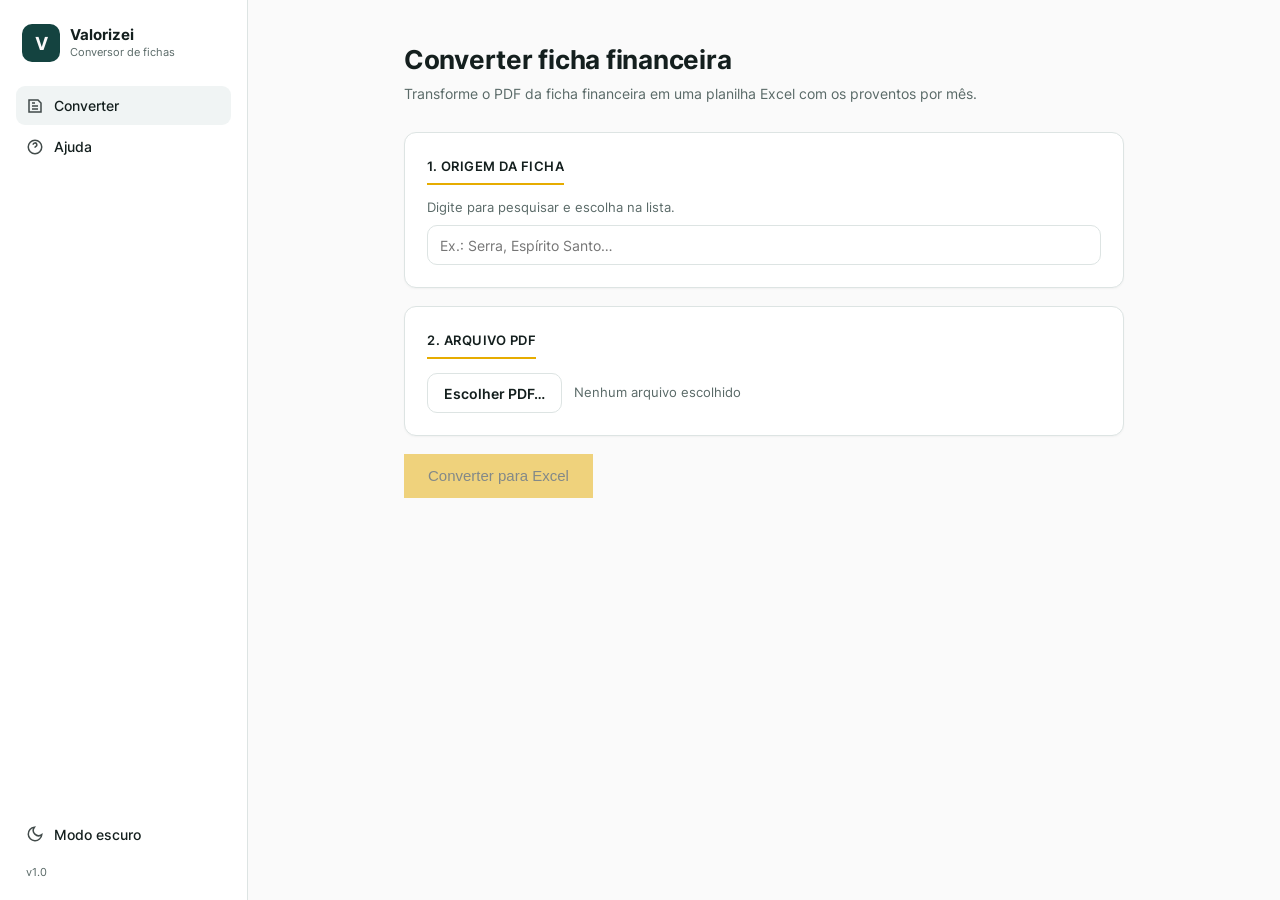
<file: ui/index.html>
<!doctype html>
<html lang="pt-BR">
<head>
<meta charset="utf-8">
<meta name="viewport" content="width=device-width, initial-scale=1">
<title>Conversor de Ficha Financeira</title>
<link rel="stylesheet" href="style.css">
</head>
<body>
<div class="app">
  <aside class="sidebar">
    <div class="brand">
      <div class="brand-logo">V</div>
      <div>
        <div class="brand-name">Valorizei</div>
        <div class="brand-sub">Conversor de fichas</div>
      </div>
    </div>

    <nav class="nav">
      <a class="active" href="#">
        <svg viewBox="0 0 24 24" fill="none" stroke="currentColor" stroke-width="2"><path d="M4 4h12l4 4v12H4z"/><path d="M8 12h8M8 16h8M8 8h4"/></svg>
        Converter
      </a>
      <a href="#" id="nav-ajuda">
        <svg viewBox="0 0 24 24" fill="none" stroke="currentColor" stroke-width="2"><circle cx="12" cy="12" r="9"/><path d="M9.5 9a2.5 2.5 0 1 1 3.5 2.3c-.8.4-1 .9-1 1.7M12 17h.01"/></svg>
        Ajuda
      </a>
    </nav>

    <div class="sidebar-foot">
      <button id="toggle-tema">
        <svg viewBox="0 0 24 24" fill="none" stroke="currentColor" stroke-width="2"><path d="M21 12.8A9 9 0 1 1 11.2 3a7 7 0 0 0 9.8 9.8z"/></svg>
        <span>Modo escuro</span>
      </button>
      <div class="version" id="versao">v1.0</div>
    </div>
  </aside>

  <main class="main">
    <div class="main-inner">
      <h1>Converter ficha financeira</h1>
      <p class="page-sub">Transforme o PDF da ficha financeira em uma planilha Excel com os proventos por mês.</p>

      <section class="card">
        <h2>1. Origem da ficha</h2>
        <p class="field-hint">Digite para pesquisar e escolha na lista.</p>
        <div class="combo" id="combo">
          <input type="text" id="combo-input" placeholder="Ex.: Serra, Espírito Santo…" autocomplete="off">
          <ul id="combo-list" hidden></ul>
        </div>
      </section>

      <section class="card">
        <h2>2. Arquivo PDF</h2>
        <div class="filepick">
          <button class="btn" id="btn-pdf">Escolher PDF…</button>
          <span class="filename" id="pdf-nome">Nenhum arquivo escolhido</span>
        </div>
      </section>

      <button class="btn-primary" id="btn-converter" disabled>Converter para Excel</button>

      <section class="card" id="result-card" hidden style="margin-top:18px">
        <div class="result" id="result"></div>
      </section>
    </div>
  </main>
</div>
<script src="app.js"></script>
</body>
</html>
</file>
<file: ui/style.css>
/* Conversor de Ficha Financeira — tema baseado no Valorizei (Inter + tokens shadcn) */

@font-face { font-family:"Inter"; font-weight:400; font-display:swap; src:url("fonts/inter-400.woff2") format("woff2"); }
@font-face { font-family:"Inter"; font-weight:500; font-display:swap; src:url("fonts/inter-500.woff2") format("woff2"); }
@font-face { font-family:"Inter"; font-weight:600; font-display:swap; src:url("fonts/inter-600.woff2") format("woff2"); }
@font-face { font-family:"Inter"; font-weight:700; font-display:swap; src:url("fonts/inter-700.woff2") format("woff2"); }

:root{
  --background: 0 0% 98%;
  --foreground: 174 20% 10%;
  --card: 0 0% 100%;
  --card-foreground: 174 20% 10%;
  --primary: 176 55% 17%;
  --primary-foreground: 0 0% 98%;
  --accent: 45 100% 45%;
  --accent-foreground: 174 30% 8%;
  --muted: 174 14% 95%;
  --muted-foreground: 174 8% 38%;
  --border: 174 12% 88%;
  --input: 174 12% 50%;
  --ring: 176 55% 30%;
  --radius: .75rem;
  --success: 158 64% 26%; --success-surface: 152 45% 95%; --success-border: 152 40% 82%;
  --warning: 30 90% 30%;  --warning-surface: 42 90% 94%;  --warning-border: 42 70% 80%;
  --destructive: 0 72% 42%; --destructive-surface: 0 80% 96%; --destructive-border: 0 60% 86%;
}
.dark{
  --background: 180 12% 5%;
  --foreground: 180 8% 96%;
  --card: 180 9% 11%;
  --card-foreground: 180 8% 96%;
  --primary: 172 58% 47%;
  --primary-foreground: 174 40% 6%;
  --accent: 45 92% 55%;
  --accent-foreground: 174 40% 6%;
  --muted: 180 7% 16%;
  --muted-foreground: 180 6% 66%;
  --border: 180 8% 20%;
  --input: 180 8% 42%;
  --ring: 172 58% 52%;
  --success: 158 55% 58%; --success-surface: 158 35% 13%; --success-border: 158 30% 24%;
  --warning: 42 85% 62%;  --warning-surface: 38 45% 13%;  --warning-border: 38 40% 26%;
  --destructive: 0 75% 66%; --destructive-surface: 0 40% 14%; --destructive-border: 0 40% 28%;
}

*{ box-sizing:border-box; }
html,body{ height:100%; }
body{
  margin:0;
  font-family:"Inter", system-ui, -apple-system, "Segoe UI", Roboto, sans-serif;
  background:hsl(var(--background));
  color:hsl(var(--foreground));
  font-size:14px;
  line-height:1.5;
  -webkit-font-smoothing:antialiased;
}

.app{ display:flex; height:100vh; overflow:hidden; }

/* ---------- sidebar ---------- */
.sidebar{
  width:248px; flex-shrink:0;
  background:hsl(var(--card));
  border-right:1px solid hsl(var(--border));
  display:flex; flex-direction:column;
  padding:20px 16px;
}
.brand{ display:flex; gap:10px; align-items:center; padding:4px 6px 18px; }
.brand-logo{
  width:38px; height:38px; border-radius:10px;
  background:hsl(var(--primary)); color:hsl(var(--primary-foreground));
  display:flex; align-items:center; justify-content:center;
  font-weight:700; font-size:18px;
}
.brand-name{ font-weight:700; font-size:15px; line-height:1.2; }
.brand-sub{ font-size:11px; color:hsl(var(--muted-foreground)); }

.nav{ display:flex; flex-direction:column; gap:2px; margin-top:6px; }
.nav a{
  display:flex; align-items:center; gap:10px;
  padding:9px 10px; border-radius:9px;
  color:hsl(var(--foreground)); text-decoration:none; font-weight:500;
}
.nav a.active{ background:hsl(var(--muted)); }
.nav a:not(.active):hover{ background:hsl(var(--muted) / .6); }
.nav svg{ width:18px; height:18px; flex-shrink:0; opacity:.8; }

.sidebar-foot{ margin-top:auto; display:flex; flex-direction:column; gap:4px; padding-top:12px; }
.sidebar-foot button{
  display:flex; align-items:center; gap:10px;
  background:none; border:0; cursor:pointer;
  padding:9px 10px; border-radius:9px; width:100%;
  color:hsl(var(--foreground)); font:inherit; font-weight:500; text-align:left;
}
.sidebar-foot button:hover{ background:hsl(var(--muted)); }
.sidebar-foot svg{ width:18px; height:18px; opacity:.8; }
.version{ font-size:11px; color:hsl(var(--muted-foreground)); padding:6px 10px 0; }

/* ---------- main ---------- */
.main{ flex:1; overflow-y:auto; padding:40px 48px; }
.main-inner{ max-width:720px; margin:0 auto; }
h1{ font-size:26px; font-weight:700; margin:0; letter-spacing:-.01em; }
.page-sub{ color:hsl(var(--muted-foreground)); margin:4px 0 28px; }

.card{
  background:hsl(var(--card));
  border:1px solid hsl(var(--border));
  border-radius:var(--radius);
  padding:22px;
  box-shadow:0 1px 2px 0 rgb(0 0 0 / .04);
  margin-bottom:18px;
}
.card h2{
  font-size:13px; font-weight:600; margin:0 0 14px;
  text-transform:uppercase; letter-spacing:.04em;
  color:hsl(var(--foreground));
  display:inline-block; padding-bottom:6px;
  border-bottom:2px solid hsl(var(--accent));
}
.field-hint{ color:hsl(var(--muted-foreground)); font-size:12.5px; margin:0 0 8px; }

/* combobox pesquisável */
.combo{ position:relative; }
.combo input{
  width:100%; height:40px; padding:8px 12px;
  border:1px solid hsl(var(--border)); border-radius:10px;
  background:hsl(var(--card)); color:hsl(var(--foreground)); font:inherit;
}
.combo input:focus{ outline:2px solid hsl(var(--ring) / .35); outline-offset:1px; border-color:hsl(var(--ring)); }
.combo ul{
  position:absolute; z-index:20; left:0; right:0; top:44px;
  margin:0; padding:4px; list-style:none;
  background:hsl(var(--card)); border:1px solid hsl(var(--border));
  border-radius:10px; box-shadow:0 10px 30px rgb(0 0 0 / .12);
  max-height:220px; overflow-y:auto;
}
.combo ul[hidden]{ display:none; }
.combo li{ padding:9px 10px; border-radius:7px; cursor:pointer; }
.combo li:hover,.combo li.hl{ background:hsl(var(--muted)); }

/* botão escolher arquivo */
.filepick{ display:flex; align-items:center; gap:12px; }
.btn{
  font:inherit; font-weight:600; cursor:pointer;
  border-radius:10px; border:1px solid hsl(var(--border));
  background:hsl(var(--card)); color:hsl(var(--foreground));
  padding:9px 16px; height:40px;
}
.btn:hover{ background:hsl(var(--muted)); }
.btn-primary{
  background:hsl(var(--accent)); color:hsl(var(--accent-foreground));
  border:0; height:44px; padding:10px 24px; font-size:15px;
}
.btn-primary:hover{ filter:brightness(.96); background:hsl(var(--accent)); }
.btn-primary:disabled{ opacity:.5; cursor:not-allowed; filter:none; }
.filename{ color:hsl(var(--muted-foreground)); font-size:13px; word-break:break-all; }

/* input de arquivo (versão web) */
.filepick input[type="file"]{ position:absolute; width:1px; height:1px; opacity:0; }
.dropzone{
  border:1.5px dashed hsl(var(--border)); border-radius:var(--radius);
  padding:22px; text-align:center; cursor:pointer; color:hsl(var(--muted-foreground));
  transition:border-color .15s, background .15s;
}
.dropzone:hover,.dropzone.drag{ border-color:hsl(var(--ring)); background:hsl(var(--muted) / .5); }
.dropzone strong{ color:hsl(var(--foreground)); }
.dropzone .file-chosen{ color:hsl(var(--primary)); font-weight:600; }

/* resultado */
.result{ border-radius:var(--radius); padding:16px 18px; font-size:13.5px; white-space:pre-wrap; }
.result.ok{ background:hsl(var(--success-surface)); border:1px solid hsl(var(--success-border)); color:hsl(var(--success)); }
.result.warn{ background:hsl(var(--warning-surface)); border:1px solid hsl(var(--warning-border)); color:hsl(var(--warning)); }
.result.err{ background:hsl(var(--destructive-surface)); border:1px solid hsl(var(--destructive-border)); color:hsl(var(--destructive)); }
.result b{ font-weight:600; }
.result .avisos{ margin-top:8px; padding-top:8px; border-top:1px solid currentColor; opacity:.85; }

.spinner{
  width:16px; height:16px; border:2px solid hsl(var(--accent-foreground) / .3);
  border-top-color:hsl(var(--accent-foreground)); border-radius:50%;
  display:inline-block; vertical-align:-3px; margin-right:8px;
  animation:spin .7s linear infinite;
}
@keyframes spin{ to{ transform:rotate(360deg); } }
[hidden]{ display:none !important; }
</file>
